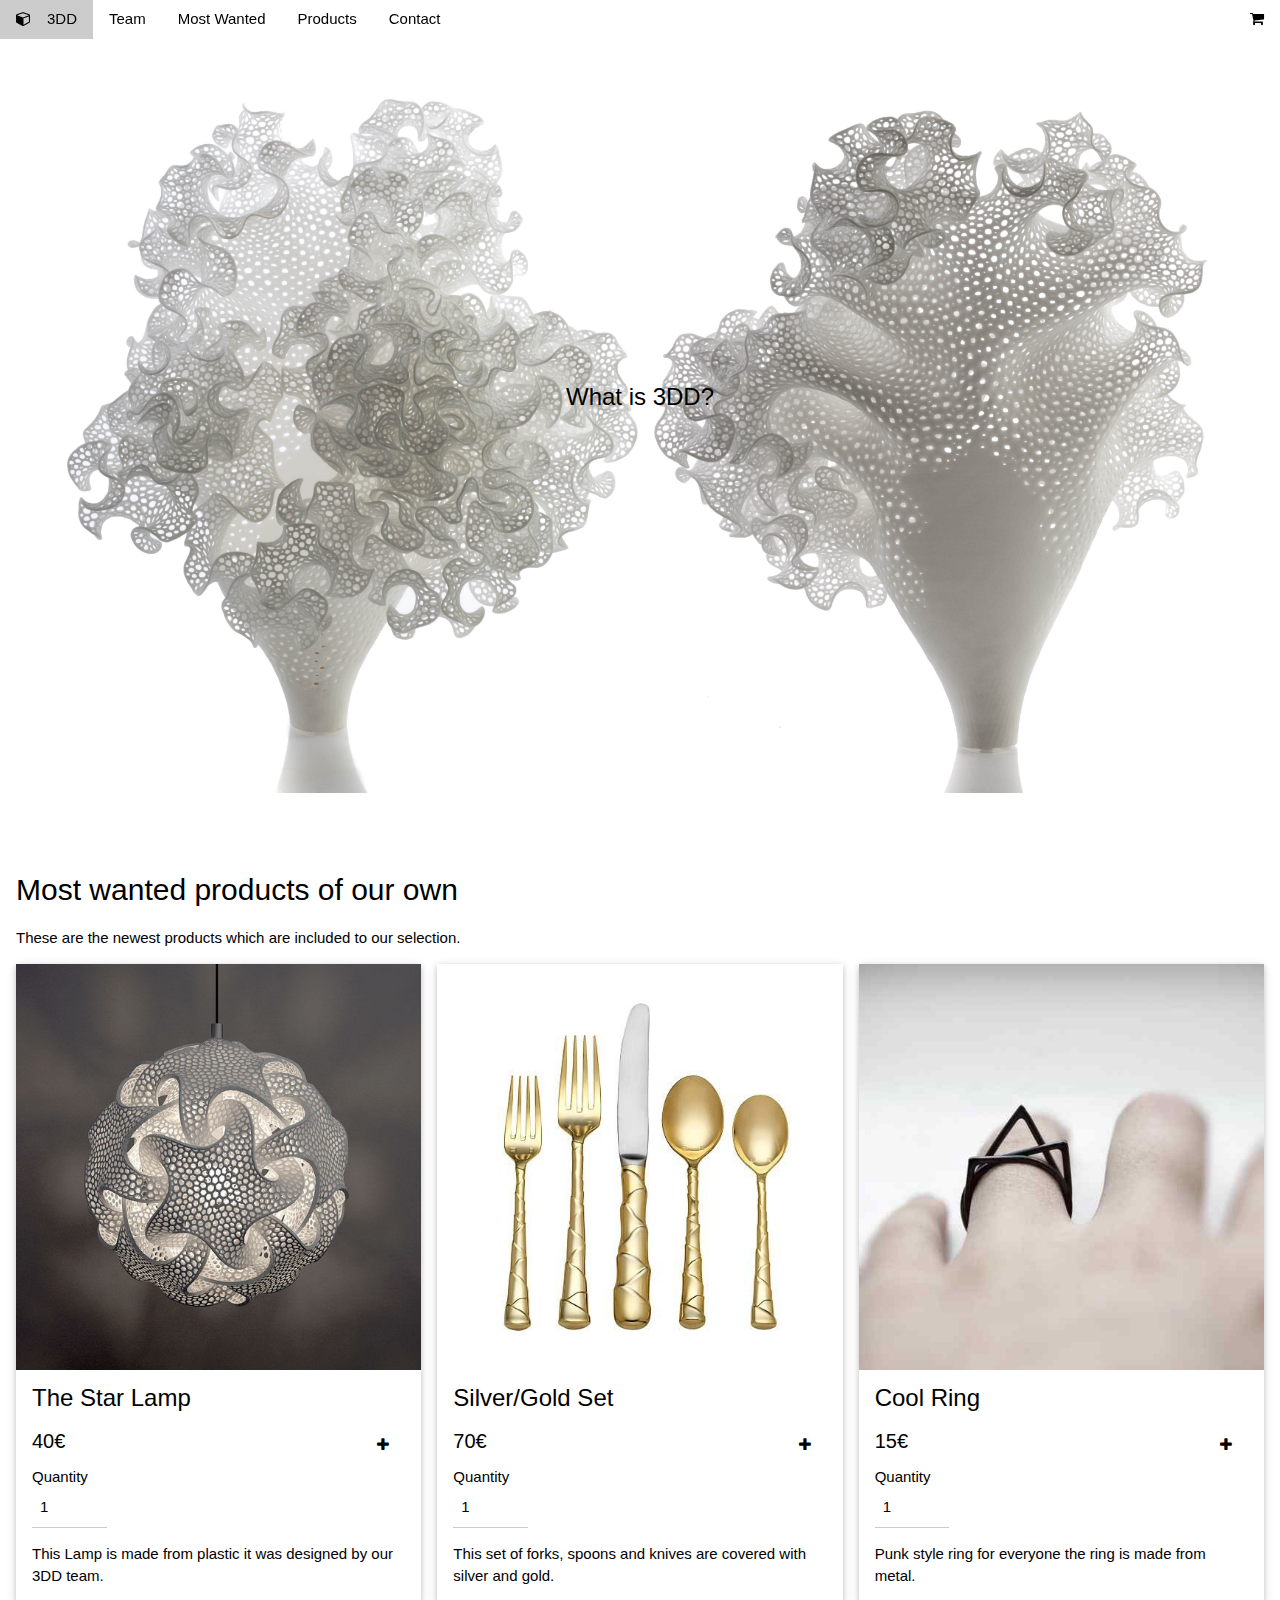
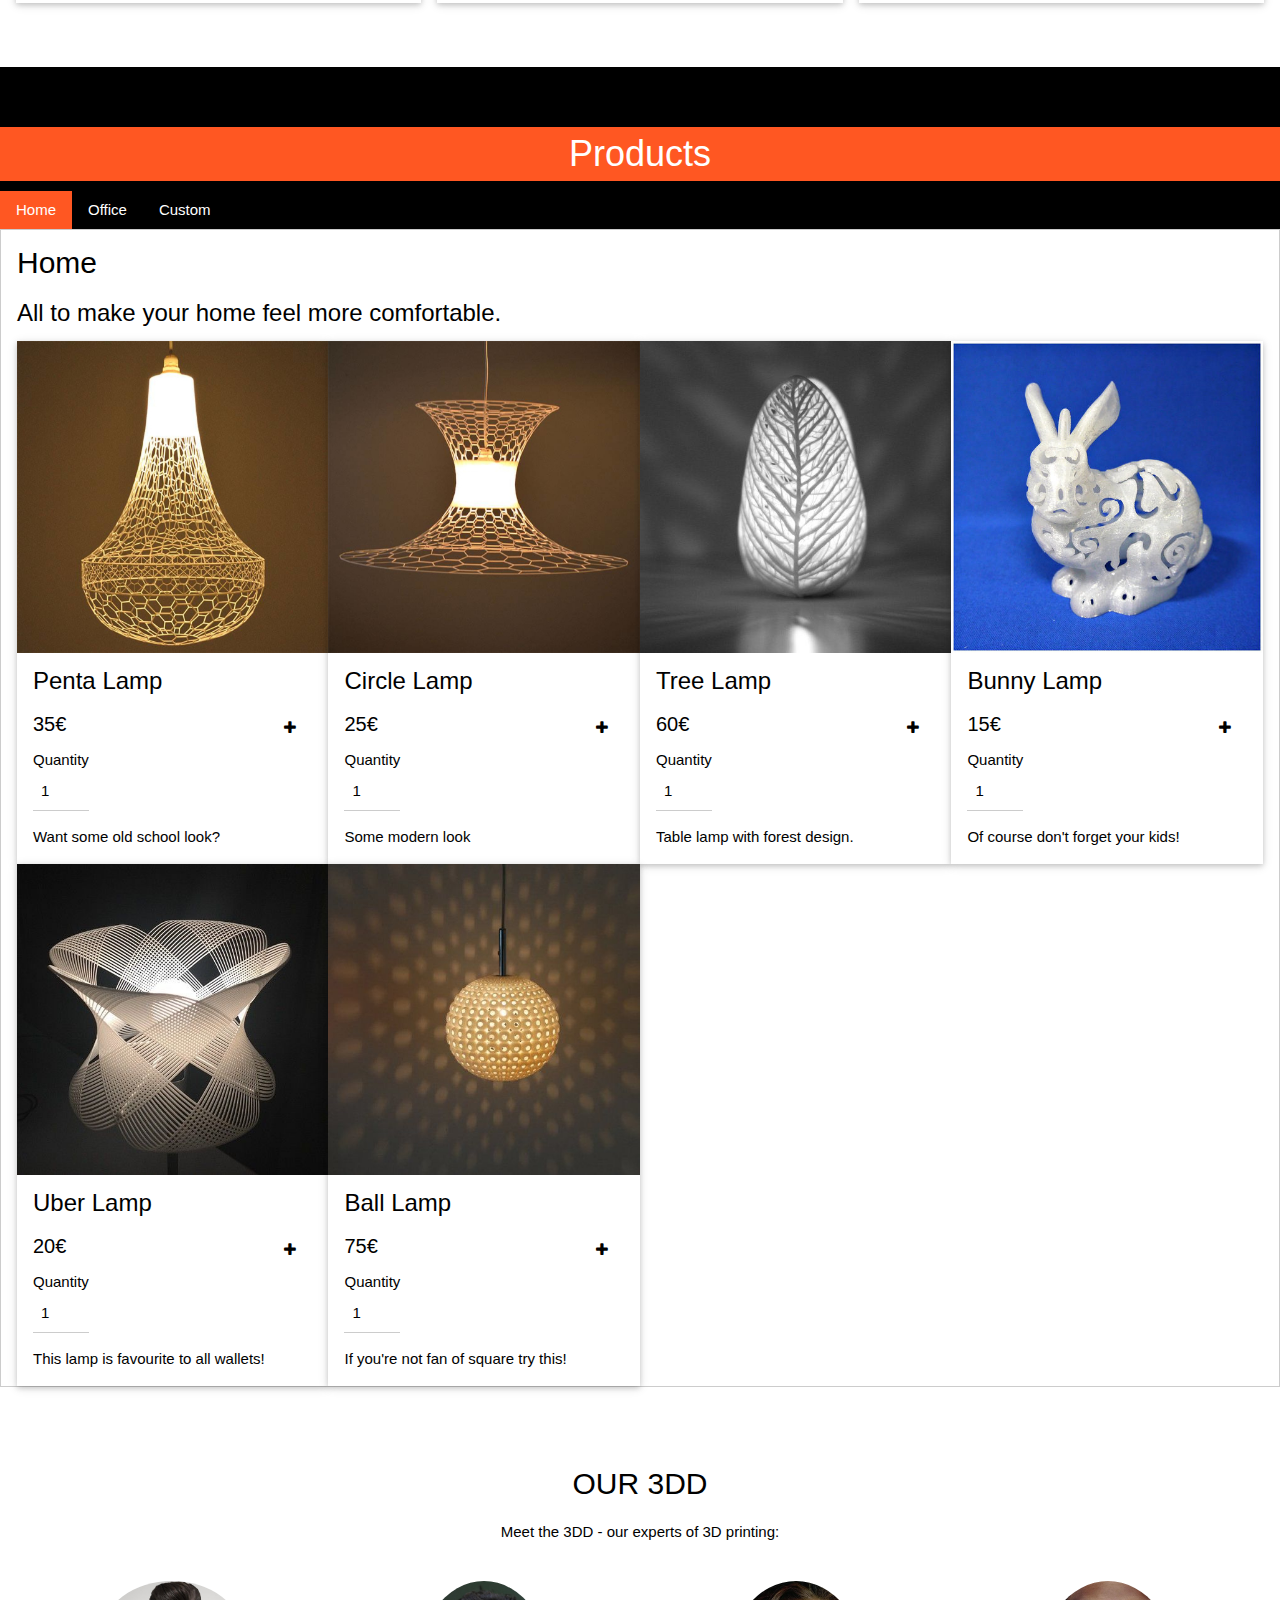
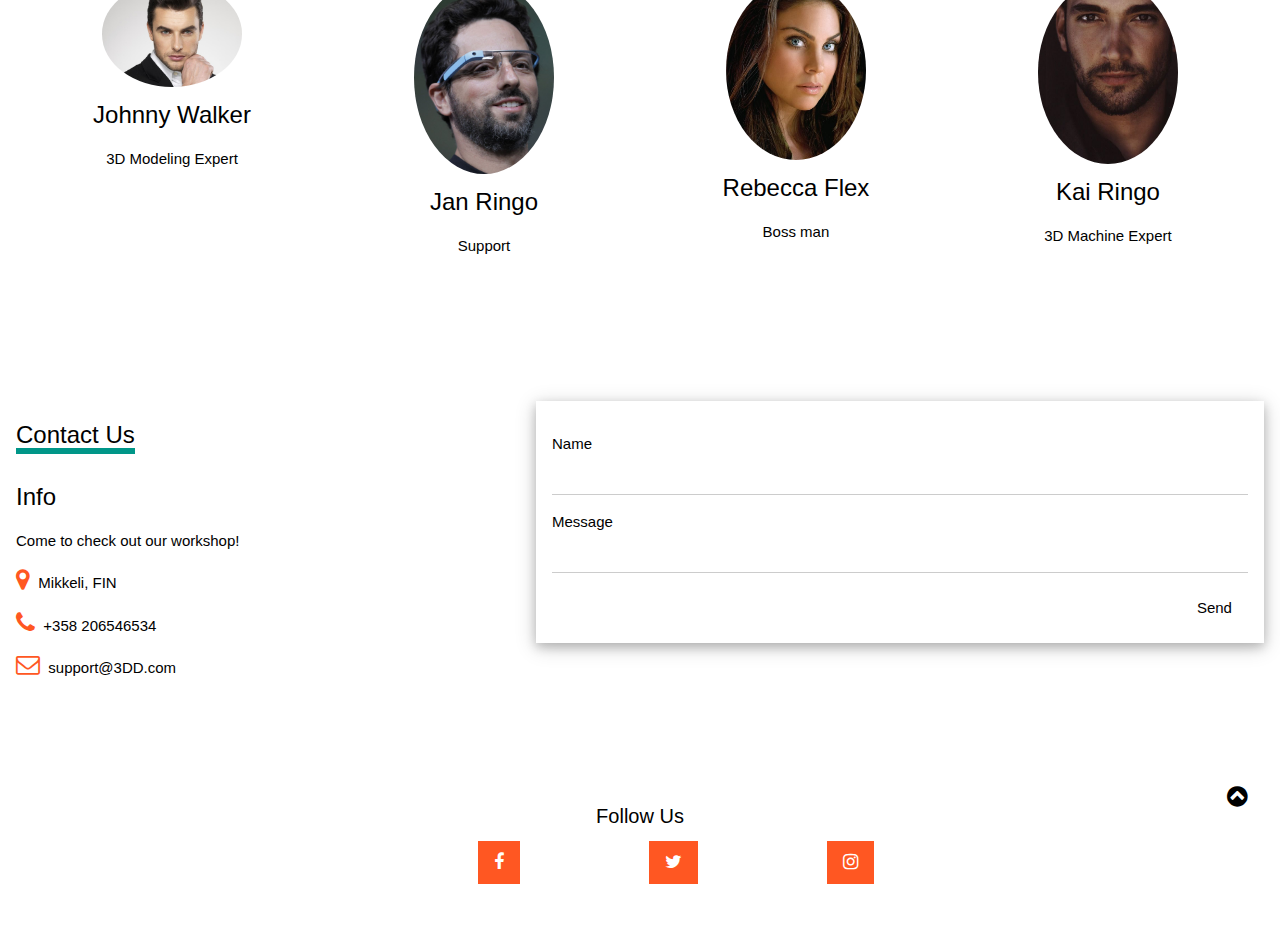
<file: Kokonainenverkkosivu_3D_verkkokauppa/index.html>
<!DOCTYPE html>
<html>
<title>3DD</title>
<meta charset="UTF-8">
<meta name="viewport" content="width=device-width, initial-scale=1">
<script src="https://ajax.googleapis.com/ajax/libs/jquery/3.2.0/jquery.min.js"></script>
<script type="text/javascript" src="js/templates_ready_code.js"></script>
<script type="text/javascript" src="js/own_code.js"></script>
<link rel="stylesheet" href="https://www.w3schools.com/w3css/4/w3.css">
<link rel="stylesheet" href="https://www.w3schools.com/lib/w3-theme-black.css">
<link rel="stylesheet" href="https://cdnjs.cloudflare.com/ajax/libs/font-awesome/4.7.0/css/font-awesome.min.css">
<link rel="stylesheet" href="css/custom.css">
<body id="myPage">

<!-- Sidebar on click -->
<nav class="w3-sidebar w3-bar-block w3-card-2 w3-animate-top w3-medium" style="display:none;z-index:2" id="mySidebar">
  <h3 class="w3-display-topleft" style="width:80%;text-align:center;margin:0;">Cart</h3>
  <a href="javascript:void(0)" onclick="w3_close()" class="w3-button w3-display-topright w3-text-deep-orange" style="width:20%">
    <i class="fa fa-remove"></i>
  </a>
  <br/>
  <div id="list">
		
  </div>
  <div id="allProducts" class="w3-container w3-display-bottomleft w3-center w3-deep-orange"></div>
  <button id="checkIn" class="w3-button w3-deep-orange w3-display-bottomright">Check In</button>
</nav>

<!-- Check In Modal -->
<div id="checkInModal" class="w3-modal">
  <div class="w3-modal-content w3-card-4 w3-animate-top">
    <header class="w3-container w3-deep-orange w3-display-container"> 
      <span id="closeCheckModal" class="w3-button w3-deep-orange w3-display-topright"><i class="fa fa-remove"></i></span>
      <h3>Information</h3>
	  <p>Almost there!</p>
    </header>
    <div class="w3-container">
        <div class="w3-col m7">
		  <form class="w3-container w3-card-4 w3-padding-16 w3-white">
		  <div class="w3-section">      
			<label>Name</label>
			<input id="oName" class="w3-input" type="text" name="Name" required>
		  </div>
		  <div class="w3-section">      
			<label>Email</label>
			<input id="oEmail" class="w3-input" type="Email" name="Email" required>
			<label>Phone</label>
			<input id="oPhone" class="w3-input" type="Number" name="PhoneNumber" required>
		  </div>
		  <div class="w3-section">      
			<label>Address</label>
			<input id="oAddress" class="w3-input" type="text" name="Address" required>
		  </div>
		  <button id="endOrder" type="button" class="w3-button w3-right w3-theme">Order</button>
		  </form>
		</div>
    </div>
    <footer class="w3-container w3-deep-orange">
    
    </footer>
  </div>
</div>


<!-- Navbar -->
<div class="w3-top">
 <div class="w3-bar w3-theme-d2 w3-left-align">
  <a id="shopCart" class="w3-bar-item w3-button w3-right w3-hover-deep-orange w3-theme-d2" onclick="w3_open()"><i class="fa fa-shopping-cart"></i></a>
  <a class="w3-bar-item w3-button w3-hide-medium w3-hide-large w3-right w3-hover-deep-orange w3-theme-d2" href="javascript:void(0);" onclick="openNav()"><i class="fa fa-bars"></i></a>
  <a href="#" class="w3-bar-item w3-button w3-deep-orange"><i class="fa fa-cube w3-margin-right"></i>3DD</a>
  <a href="#team" class="w3-bar-item w3-button w3-hide-small w3-hover-deep-orange">Team</a>
  <a href="#work" class="w3-bar-item w3-button w3-hide-small w3-hover-deep-orange">Most Wanted</a>
  <a href="#pricing" class="w3-bar-item w3-button w3-hide-small w3-hover-deep-orange">Products</a>
  <a href="#contact" class="w3-bar-item w3-button w3-hide-small w3-hover-deep-orange">Contact</a>
 </div>

  <!-- Navbar on small screens -->
  <div id="navDemo" class="w3-bar-block w3-theme-d2 w3-hide w3-hide-large w3-hide-medium">
    <a onclick="menuClose()" id="navteam" href="#team" class="w3-bar-item w3-button">Team</a>
    <a onclick="menuClose()" href="#work" class="w3-bar-item w3-button">Most Wanted</a>
    <a onclick="menuClose()" href="#pricing" class="w3-bar-item w3-button">Products</a>
    <a onclick="menuClose()" href="#contact" class="w3-bar-item w3-button">Contact</a>
  </div>
</div>

<!-- Image Header -->
<div class="w3-display-container w3-animate-opacity">
  <img src="img/header.jpg" alt="header" style="width:100%;">
  <div class="w3-container w3-display-middle w3-margin-bottom">  
    <button onclick="infoOpen();" class="w3-button w3-xlarge w3-theme w3-hover-deep-orange" title="Header">What is 3DD?</button>
  </div>
</div>

<!-- Modal -->
<div id="id01" class="w3-modal">
  <div class="w3-modal-content w3-card-4 w3-animate-top">
    <header class="w3-container w3-deep-orange w3-display-container"> 
      <span onclick="infoClose();" class="w3-button w3-deep-orange w3-display-topright"><i class="fa fa-remove"></i></span>
      <h3>3DD</h3>
    </header>
    <div class="w3-container">
      <p>We are selling 3D printing objects with custom order possibilities because what would be greater than order with
	  your own 3D model???</p>
    </div>
    <footer class="w3-container w3-deep-orange">
      <p>Go check our <a href="#pricing" onclick="infoClose();"> store</a> there are so many cool 3D printed objects!</p>
    </footer>
  </div>
</div>

<!-- Work Row -->
<div class="w3-row-padding w3-padding-64 w3-theme-l1" id="work">

<div class="w3-col s12">
<h2>Most wanted products of our own</h2>
<p>These are the newest products which are included to our selection.</p>
</div>

<div class="w3-col s12 m4">
<div class="w3-card-2 w3-white">
  <img src="img/product1.jpg" alt="product1" style="width:100%">
  <div class="w3-container">
  <h3>The Star Lamp </h3>
  <button class="w3-button w3-right w3-hover-deep-orange product"><i class="fa fa-plus"></i></button>
  <h4 class="price">40€</h4>
  <label>Quantity</label>
  <input class="w3-input w3-animate-input" type="number" style="width:20%; max-width:40%;" value="1">
  <p class="description">This Lamp is made from plastic it was designed by our 3DD team.</p>
  </div>
  </div>
</div>

<div class="w3-col s12 m4">
	<div class="w3-card-2 w3-white">
	  <img src="img/product3.jpg" alt="Cinque Terre" style="width:100%">
	  <div class="w3-container">
		  <h3>Silver/Gold Set</h3>
		  <button class="w3-button w3-right w3-hover-deep-orange product"><i class="fa fa-plus"></i></button>
		  <h4 class="price">70€</h4>
		  <label>Quantity</label>
		  <input class="w3-input w3-animate-input" type="number" style="width:20%; max-width:40%;" value="1">
		  <p>This set of forks, spoons and knives are covered with silver and gold.</p>
	  </div>
	</div>
</div>

<div class="w3-col s12 m4">
	<div class="w3-card-2 w3-white">
	  <img src="img/product2.jpg" alt="Monterosso" style="width:100%">
	  <div class="w3-container">
		  <h3>Cool Ring</h3>
		  <button class="w3-button w3-right w3-hover-deep-orange product"><i class="fa fa-plus"></i></button>
		  <h4 class="price">15€</h4>
		  <label>Quantity</label>
		  <input class="w3-input w3-animate-input" type="number" style="width:20%; max-width:40%;" value="1">
		  <p class="description">Punk style ring for everyone the ring is made from metal.</p>
	  </div>
	</div>
</div>

</div>

<!-- Product Tabs -->

 <div id="pricing" class="w3-bar w3-black">
  <h1 class="w3-bar w3-deep-orange w3-center">Products</h1>
  <button class="w3-bar-item w3-button tablink w3-deep-orange" onclick="openTab(event,'Home')">Home</button>
  <button class="w3-bar-item w3-button tablink" onclick="openTab(event,'Office')">Office</button>
  <button class="w3-bar-item w3-button tablink" onclick="openTab(event,'Custom')">Custom</button>
</div>
<div id="Home" class="tab w3-container w3-border">
  <h2>Home</h2>
  <h3>All to make your home feel more comfortable.</h3>
  <div class="w3-col s6 m4 l3">
	<div class="w3-card-2 w3-white">
	  <img src="img/home_product1.jpg" alt="Home" style="width:100%">
	  <div class="w3-container">
	  <h3>Penta Lamp</h3>
	  <button class="w3-button w3-right w3-hover-deep-orange product"><i class="fa fa-plus"></i></button>
	  <h4 class="price">35€</h4>
	  <label>Quantity</label>
	  <input class="w3-input w3-animate-input" type="number" style="width:20%; max-width:40%;" value="1">
	  <p class="description">Want some old school look?</p>
	  </div>
	  </div>
  </div>
  <div class="w3-col s6 m4 l3">
	<div class="w3-card-2 w3-white">
	  <img src="img/home_product2.jpg" alt="Home" style="width:100%; height:auto;">
	  <div class="w3-container">
	  <h3>Circle Lamp</h3>
	  <button class="w3-button w3-right w3-hover-deep-orange product"><i class="fa fa-plus"></i></button>
	  <h4 class="price">25€</h4>
	  <label>Quantity</label>
	  <input class="w3-input w3-animate-input" type="number" style="width:20%; max-width:40%;" value="1">
	  <p class="description">Some modern look</p>
	  </div>
	  </div>
  </div>
  <div class="w3-col s6 m4 l3">
	<div class="w3-card-2 w3-white">
	  <img src="img/home_product3.jpg" alt="Home" style="width:100%">
	  <div class="w3-container">
	  <h3>Tree Lamp</h3>
	  <button class="w3-button w3-right w3-hover-deep-orange product"><i class="fa fa-plus"></i></button>
	  <h4 class="price">60€</h4>
	  <label>Quantity</label>
	  <input class="w3-input w3-animate-input" type="number" style="width:20%; max-width:40%;" value="1">
	  <p class="description">Table lamp with forest design.</p>
	  </div>
	  </div>
  </div>
  <div class="w3-col s6 m4 l3">
	<div class="w3-card-2 w3-white">
	  <img src="img/home_product4.jpg" alt="Home" style="width:100%">
	  <div class="w3-container">
	  <h3>Bunny Lamp</h3>
	  <button class="w3-button w3-right w3-hover-deep-orange product"><i class="fa fa-plus"></i></button>
	  <h4 class="price">15€</h4>
	  <label>Quantity</label>
	  <input class="w3-input w3-animate-input" type="number" style="width:20%; max-width:40%;" value="1">
	  <p class="description">Of course don't forget your kids!</p>
	  </div>
	  </div>
  </div>
  <div class="w3-col s6 m4 l3">
	<div class="w3-card-2 w3-white">
	  <img src="img/home_product5.jpg" alt="Home" style="width:100%">
	  <div class="w3-container">
	  <h3>Uber Lamp</h3>
	  <button class="w3-button w3-right w3-hover-deep-orange product"><i class="fa fa-plus"></i></button>
	  <h4 class="price">20€</h4>
	  <label>Quantity</label>
	  <input class="w3-input w3-animate-input" type="number" style="width:20%; max-width:40%;" value="1">
	  <p class="description">This lamp is favourite to all wallets!</p>
	  </div>
	  </div>
  </div>
  <div class="w3-col s6 m4 l3">
	<div class="w3-card-2 w3-white">
	  <img src="img/home_product6.jpg" alt="Home" style="width:100%">
	  <div class="w3-container">
	  <h3>Ball Lamp</h3>
	  <button class="w3-button w3-right w3-hover-deep-orange product"><i class="fa fa-plus"></i></button>
	  <h4 class="price">75€</h4>
	  <label>Quantity</label>
	  <input class="w3-input w3-animate-input" type="number" style="width:20%; max-width:40%;" value="1">
	  <p class="description">If you're not fan of square try this!</p>
	  </div>
	  </div>
  </div>
</div>

<div id="Office" class="w3-container w3-border tab" style="display:none">
  <h2>Office</h2>
  <h3>All what you need to office.</h3>
  <div class="w3-col s6 m6 l3">
	<div class="w3-card-2 w3-white">
	  <img src="img/office_product1.jpg" alt="Office" style="width:100%">
	  <div class="w3-container">
	  <h3>Pencil Pot</h3>
	  <button class="w3-button w3-right w3-hover-deep-orange product"><i class="fa fa-plus"></i></button>
	  <h4 class="price">10€</h4>
	  <label>Quantity</label>
	  <input class="w3-input w3-animate-input" type="number" style="width:20%; max-width:40%;" value="1">
	  <p class="description">Keep your pens organized always.</p>
	  </div>
	  </div>
  </div>
  <div class="w3-col s6 m6 l3">
	<div class="w3-card-2 w3-white">
	  <img src="img/office_product2.jpg" alt="Office" style="width:100%; height:auto;">
	  <div class="w3-container">
	  <h3>P Rocket</h3>
	  <button class="w3-button w3-right w3-hover-deep-orange product"><i class="fa fa-plus"></i></button>
	  <h4 class="price">15€</h4>
	  <label>Quantity</label>
	  <input class="w3-input w3-animate-input" type="number" style="width:20%; max-width:40%;" value="1">
	  <p class="description">With longer pencil is easy to write.</p>
	  </div>
	  </div>
  </div>
</div>

<div id="Custom" class="w3-container w3-border tab" style="display:none">
  <h2>Custom</h2>
  <h3>Here you can make custom order with your own design.<strong class="w3-alert"> Remember our unit of measure is cm!</strong></h3>
  <p><strong>Note!!</strong> You will get custom orders estimated price to your mail!</p>
  <div class="w3-container w3-padding-64 w3-theme-l5">
  <div class="w3-row">
    <div class="w3-col m5">
    <h4>Be as specific as possible with the information</h4>
    </div>
    <div class="w3-col m7">
      <form class="w3-container w3-card-4 w3-padding-16 w3-white">
      <div class="w3-section">      
        <label>Name</label>
        <input id="customName" class="w3-input" type="text" name="Name" required>
      </div>
      <div class="w3-section">      
        <label>Height</label>
        <input id="customHeight" class="w3-input" type="Number" name="Height" required>
		<label>Width</label>
        <input id="customWidth" class="w3-input" type="Number" name="Width" required>
      </div>
      <div class="w3-section">      
        <label>Description</label>
        <input id="customDescript" class="w3-input" type="text" name="Description" required>
      </div>
	  <div class="w3-section">      
        <label>Quantity</label>
        <input id="customQuantity" class="w3-input" type="Number" name="Quantity" required>
      </div>
      <button id="customOrder" type="button" class="w3-button w3-right w3-theme">Order</button>
      </form>
    </div>
  </div>
</div>
</div>

<!-- Team Container -->
<div class="w3-container w3-padding-64 w3-center" id="team">
<h2>OUR 3DD</h2>
<p>Meet the 3DD - our experts of 3D printing:</p>

<div class="w3-row"><br>

<div class="w3-quarter">
  <img src="img/johnny.jpg" alt="Worker" style="width:45%" class="w3-circle w3-hover-opacity">
  <h3>Johnny Walker</h3>
  <p>3D Modeling Expert</p>
</div>

<div class="w3-quarter">
  <img src="img/jan.jpg" alt="Support" style="width:45%" class="w3-circle w3-hover-opacity">
  <h3>Jan Ringo</h3>
  <p>Support</p>
</div>

<div class="w3-quarter">
  <img src="img/rebecca.jpg" alt="Boss" style="width:45%" class="w3-circle w3-hover-opacity">
  <h3>Rebecca Flex</h3>
  <p>Boss man</p>
</div>

<div class="w3-quarter">
  <img src="img/kai.jpg" alt="Boss" style="width:45%" class="w3-circle w3-hover-opacity">
  <h3>Kai Ringo</h3>
  <p>3D Machine Expert</p>
</div>

</div>
</div>

<!-- Contact Container -->
<div class="w3-container w3-padding-64 w3-theme-l5" id="contact">
  <div class="w3-row">
    <div class="w3-col m5">
    <div class="w3-padding-16"><span class="w3-xlarge w3-border-teal w3-bottombar">Contact Us</span></div>
      <h3>Info</h3>
      <p>Come to check out our workshop!</p>
      <p><i class="fa fa-map-marker w3-text-deep-orange w3-xlarge"></i>  Mikkeli, FIN</p>
      <p><i class="fa fa-phone w3-text-deep-orange w3-xlarge"></i>  +358 206546534</p>
      <p><i class="fa fa-envelope-o w3-text-deep-orange w3-xlarge"></i>  support@3DD.com</p>
    </div>
    <div class="w3-col m7">
      <form class="w3-container w3-card-4 w3-padding-16 w3-white">
      <div class="w3-section">      
        <label>Name</label>
        <input id="cName" class="w3-input w3-hover-light-gray" type="text" name="Name" required>
      </div>
      <div class="w3-section">      
        <label>Message</label>
        <input id="cMessage" class="w3-input w3-hover-light-gray" type="text" name="Message" required>
      </div>  
      <button id="contactSend" type="button" class="w3-button w3-right w3-theme">Send</button>
      </form>
    </div>
  </div>
</div>
<!-- Contact Reply Modal -->
<div id="contactReply" class="w3-modal">
  <div class="w3-modal-content w3-card-4 w3-animate-top">
    <header class="w3-container w3-deep-orange w3-display-container"> 
      <span onclick="infoClose();" class="w3-button w3-deep-orange w3-display-topright"><i class="fa fa-remove"></i></span>
      <h3>3DD</h3>
    </header>
    <div class="w3-container">
      <p>Thank you for reply!</p>
    </div>
    <footer class="w3-container w3-deep-orange">
      <p>Go check our <a href="#pricing" onclick="infoClose();"> store</a> there are so many cool 3D printed objects!</p>
    </footer>
  </div>
</div>

<!-- Order Reply Modal -->
<div id="orderReply" class="w3-modal">
  <div class="w3-modal-content w3-card-4 w3-animate-top">
    <header class="w3-container w3-deep-orange w3-display-container"> 
      <span onclick="allClose();" class="w3-button w3-deep-orange w3-display-topright"><i class="fa fa-remove"></i></span>
      <h3>3DD</h3>
    </header>
    <div class="w3-container">
      <p>Thank you!</p>
    </div>
    <footer class="w3-container w3-deep-orange">
      <p>Hope we can do business again.</p>
    </footer>
  </div>
</div>


<!-- Order Error Reply Modal -->
<div id="errorReply" class="w3-modal">
  <div class="w3-modal-content w3-card-4 w3-animate-top">
    <header class="w3-container w3-deep-orange w3-display-container"> 
      <span onclick="infoClose();" class="w3-button w3-deep-orange w3-display-topright"><i class="fa fa-remove"></i></span>
      <h3>3DD</h3>
    </header>
    <div class="w3-container">
      <p>Please check your information or some information is missing</p>
    </div>
    <footer class="w3-container w3-deep-orange">
      <p> If this occurs even then when you have filled all information contact us at bottom of this page</p>
    </footer>
  </div>
</div>

<!-- Footer -->
<footer class="w3-container w3-padding-32 w3-theme-d1 w3-center">
  <h4>Follow Us</h4>
  <a id="smLinks" class="w3-button w3-large w3-deep-orange w3-center" href="https://www.facebook.com/xamkfi/?fref=ts" target="_blank" title="Facebook"><i class="fa fa-facebook"></i></a>
  <a id="smLinks" class="w3-button w3-large w3-deep-orange w3-center" href="https://twitter.com/xamkfi?lang=fi" target="_blank" title="Twitter"><i class="fa fa-twitter"></i></a>
  <a id="smLinks" class="w3-button w3-large w3-deep-orange w3-center" href="https://www.instagram.com/xamkfi/" target="_blank" title="Instagram +"><i class="fa fa-instagram"></i></a>
  
  <div style="position:relative;bottom:70px;z-index:1;" class="w3-tooltip w3-right">   
    <a class="w3-button w3-theme" href="#myPage"><span class="w3-xlarge">
    <i class="fa fa-chevron-circle-up"></i></span></a>
  </div>
</footer>

</body>
</html>
</file>
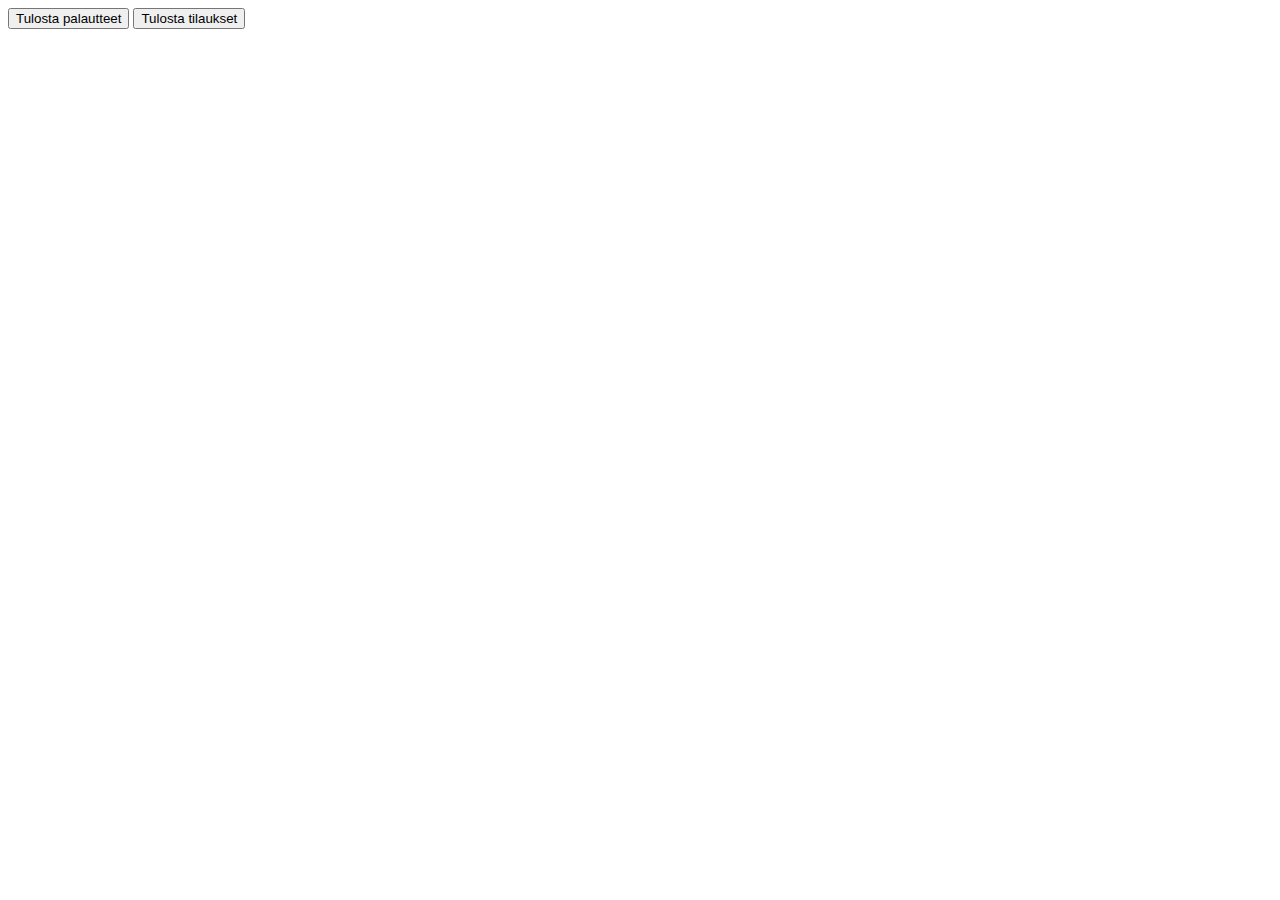
<file: Kokonainenverkkosivu_3D_verkkokauppa/js/luku.html>
<!DOCTYPE html>
<html>
  <head>
  <meta name="viewport" content="width=device-width, initial-scale=1">
	<meta charset="utf-8"/>
	<script src="https://ajax.googleapis.com/ajax/libs/jquery/3.1.1/jquery.min.js"></script>
    <title>Palautteet ja TIlaukset 3DD</title>
  </head>
  <body>
	<button id="tulostaPalautteet">Tulosta palautteet</button>
	<button id="tulostaTilaukset">Tulosta tilaukset</button>
	<br/>
	<div id="palautteet"></div>
  <script>
  //Ohjelma hakee palvelimelta csv-muotoista dataa (pilkkueroteltu)
	$(document).ready(function(){
		//Tulostaa kaikki palautteet
		$("#tulostaPalautteet").click(function(){
			$.ajax({url: "palautteet.txt",
						success: function(result) { //Haetaann palvelimelta tiedosto
						tulostaLuettelo(result); //lähetetään palvelimelta tullut result parsittavaksi
					},
					error: function(xhr){
					alert("Palautteita ei ole!");
					}
			});
		});
		//Kaikki tilaukset
		$("#tulostaTilaukset").click(function(){
			$.ajax({url: "tilaukset.txt",
						success: function(tilausTxt) { //Haetaann palvelimelta tiedosto
						tulostetaaTilaukset(tilausTxt); //lähetetään palvelimelta tullut result parsittavaksi
					},
					error: function(xhr){
					alert("Tilauksia ei ole!");
					}
			});
		});
		
	});

	//Tulostusosa
	function tulostaLuettelo(result){
		console.log(result);
		//parsitaan stringiä arrayksi
		var rivit = [];
		var rivi = [];
		rivit = result.split(/\n/g); //pätkitään rivinvaihtomerkin kohdalta
		var tulostus = "";
		for(i = 0;i < rivit.length - 1;i++){
			rivi = rivit[i].split(";"); //pätkitään etunimi, sukunimi ja puh 
			tulostus +=  rivi[0] + "<br/>" + rivi[1] + "<br/>*************Seuraava Palaute************<br/>";
		}
		$("#palautteet").html(tulostus); 
	}
	
	//Tulostusosa
	function tulostetaaTilaukset(tilausTxt){
		console.log(tilausTxt);
		//parsitaan stringiä arrayksi
		var rivit = [];
		var rivi = [];
		rivit = tilausTxt.split(/\n/g); //pätkitään rivinvaihtomerkin kohdalta
		var tulostus = "";
		for(i = 0;i < rivit.length - 1;i++){
			rivi = rivit[i].split(";");
			tulostus +=  rivi[0] + "<br/>" + rivi[1] + "<br/>" + rivi[2] + "<br/>" + rivi[3] + "<br/>" + rivi[4] + "<br/>*************Seuraava Tilaus************<br/>";
		}
		$("#palautteet").html(tulostus); 
	}

	
			
	</script>
  </body>
</html>
</file>
<file: Kokonainenverkkosivu_3D_verkkokauppa/css/custom.css>
#deleteFromCart
{
	float:left;
	width:20%;
}
#list > li
{
	width:80%;
	float:left;
}
#smLinks
{
	margin-left: 10%;
}
#pricing
{
	padding-top:50px;
}
#mySideBar
{
	padding-top:3% !important;
}
</file>
